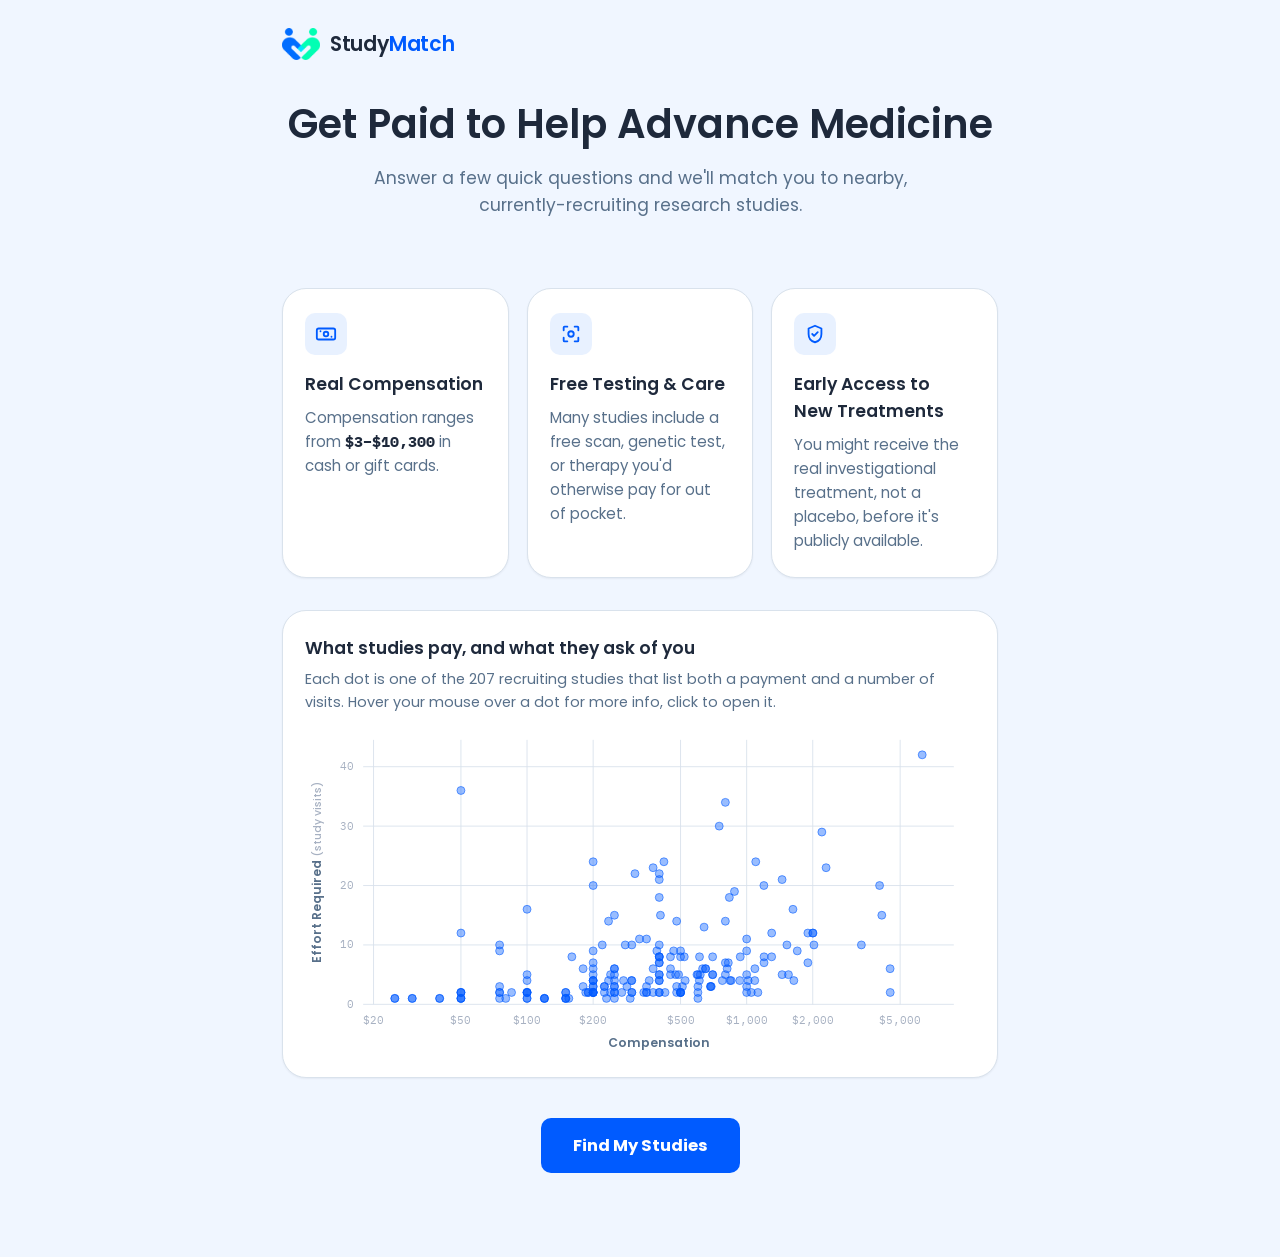
<file: demo.html>
<!DOCTYPE html>
<html lang="en">
<head>
<meta charset="UTF-8" />
<title>StudyMatch</title>
<script>
  // The app now lives in index.html so GitHub Pages serves it at the site root.
  // This page only forwards, carrying the hash route across.
  location.replace("index.html" + location.hash);
</script>
<noscript><meta http-equiv="refresh" content="0; url=index.html" /></noscript>
</head>
<body><p>Redirecting to <a href="index.html">index.html</a>&hellip;</p></body>
</html>
</file>
